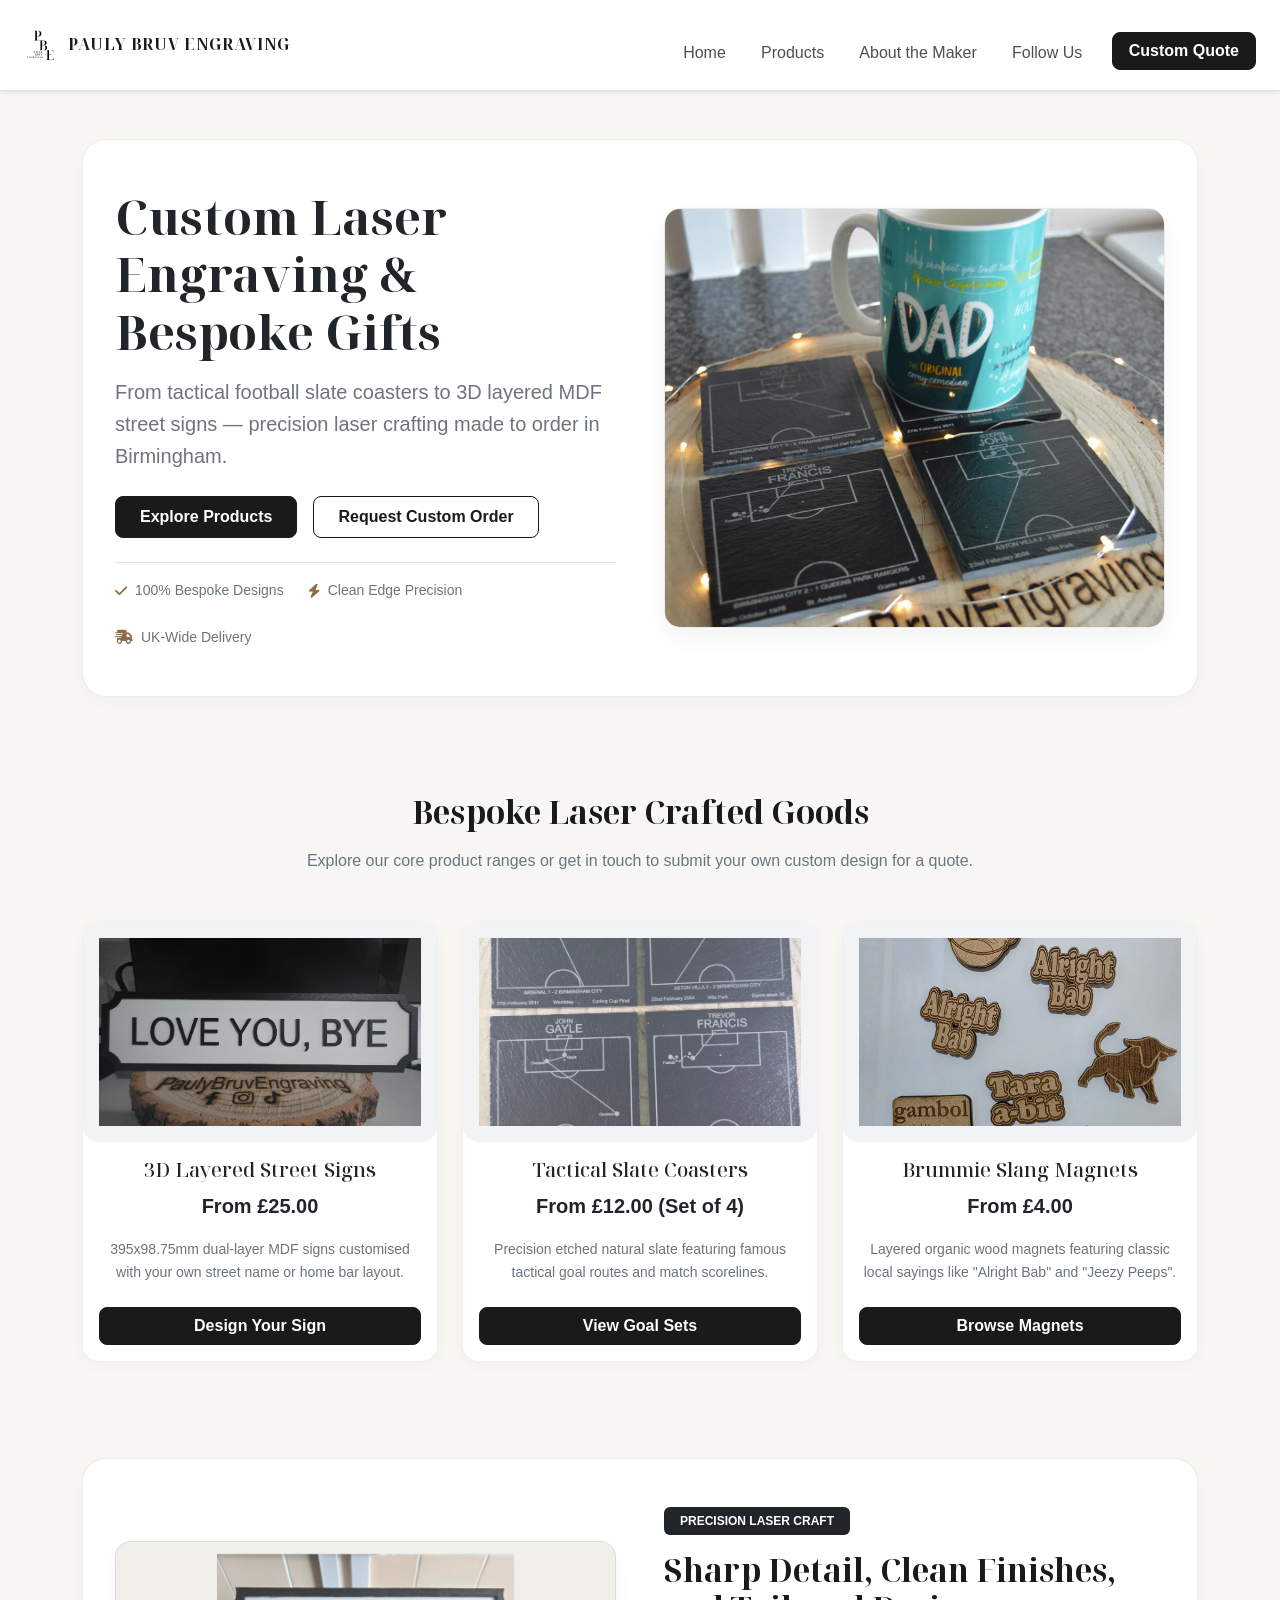
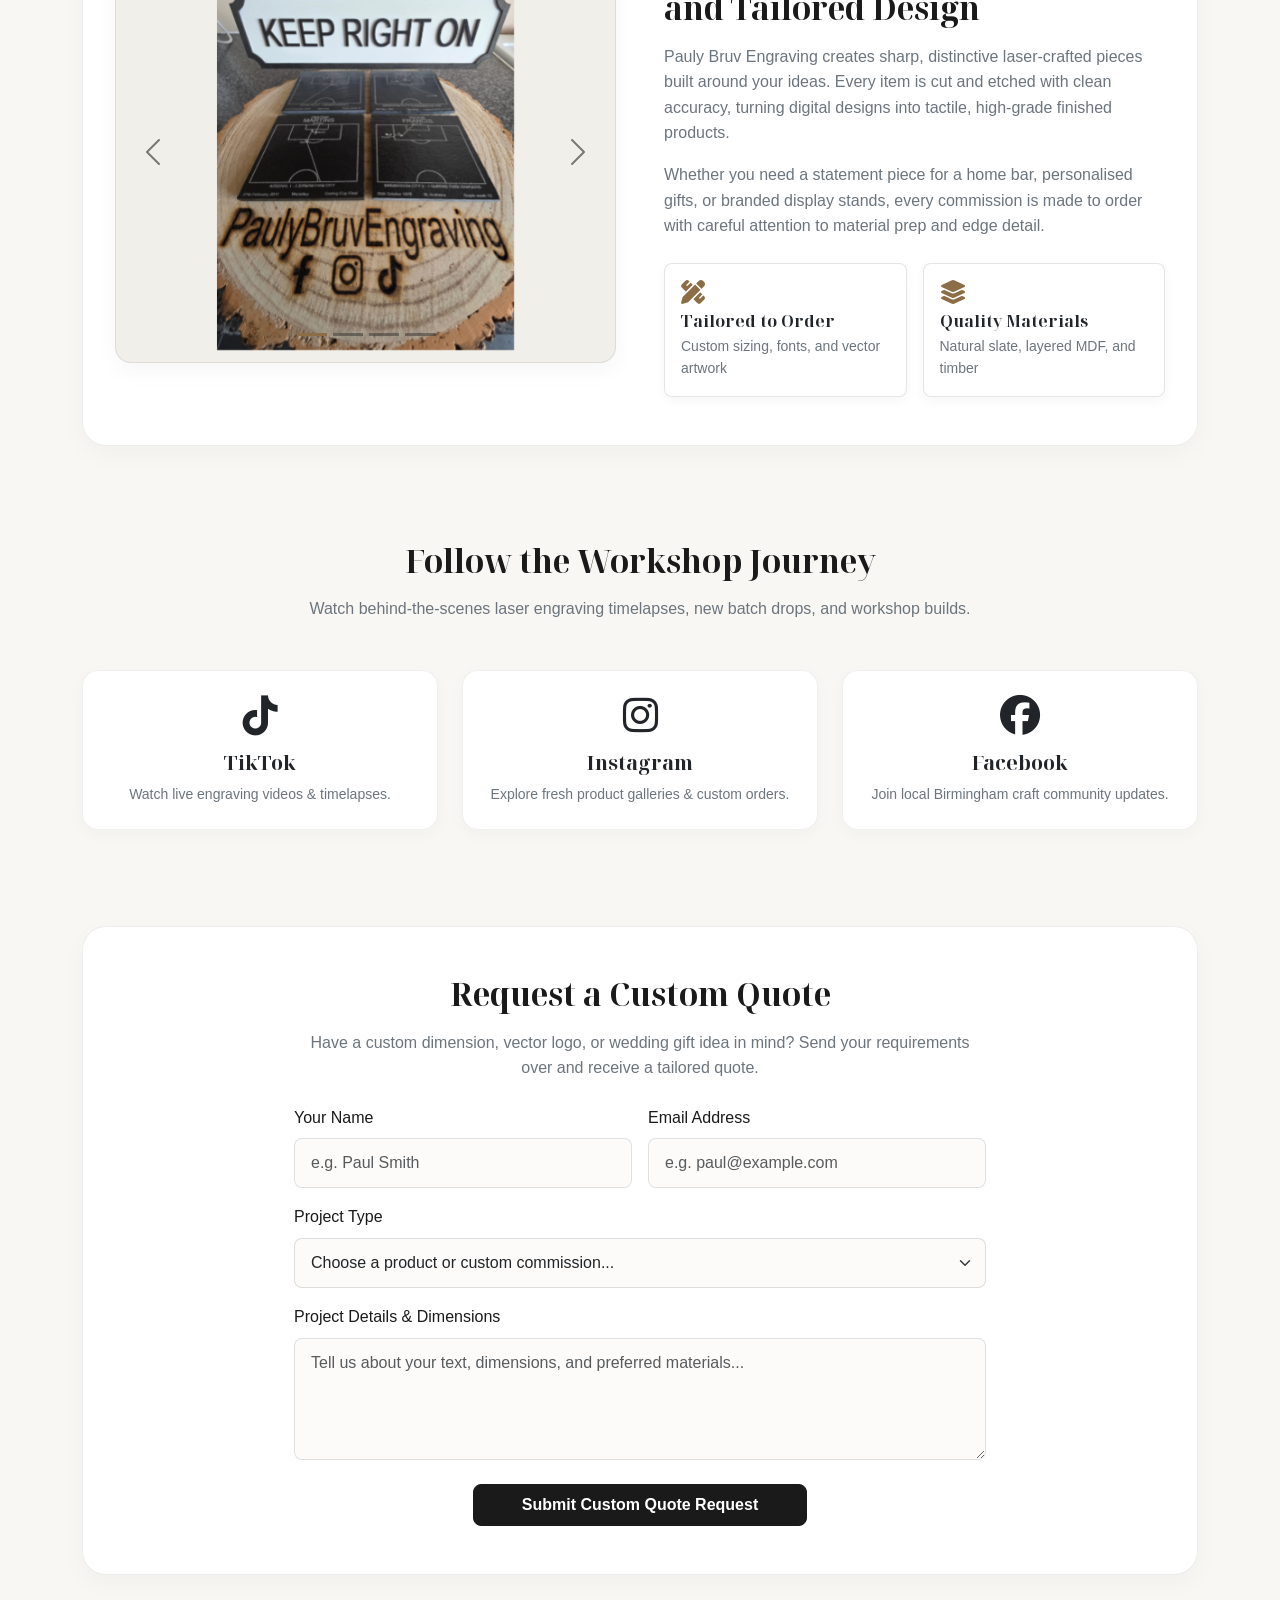
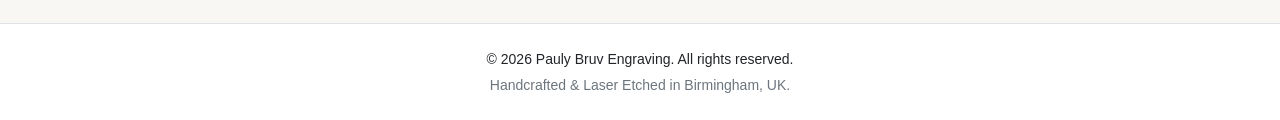
<file: index.html>
<!doctype html>
<html lang="en">
  <head>
    <link rel="icon" type="image/svg+xml" href="assets/images/logo.svg">

    <!-- Essential Character & Viewport Settings -->
    <meta charset="UTF-8">
    <meta name="viewport" content="width=device-width, initial-scale=1.0">

    <!-- Primary SEO Meta Tags -->
    <title>
      Pauly Bruv Engraving | Bespoke Laser Artistry &amp; Custom Gifts
    </title>
    <meta
      name="description"
      content="Custom laser-engraved gifts, tactical slate coasters, 3D layered signs, and point-of-sale displays crafted in Birmingham."
    >
    <meta
      name="keywords"
      content="laser engraving, bespoke gifts, slate coasters, Birmingham craft, custom wood signs, 3D signs"
    >
    <meta name="author" content="Pauly Bruv">

    <!-- Social Share Cards (Open Graph) -->
    <meta property="og:type" content="website">
    <meta property="og:url" content="https://paulybruv.github.io/pauly.bruv/">
    <meta
      property="og:title"
      content="Pauly Bruv Engraving | Bespoke Laser Artistry"
    >
    <meta
      property="og:description"
      content="High-precision laser-etched slate, timber, and custom keepsakes tailored to your vision."
    >
    <meta property="og:image" content="assets/images/hero-banner.webp">

    <!-- Preload Hero LCP Asset -->
    <link
      rel="preload"
      as="image"
      href="assets/images/hero-banner.webp"
      type="image/webp"
      fetchpriority="high"
    >

    <!-- Google Fonts -->
    <link rel="preconnect" href="https://fonts.googleapis.com">
    <link rel="preconnect" href="https://fonts.gstatic.com" crossorigin>
    <link
      href="https://fonts.googleapis.com/css2?family=Noto+Serif+Display:ital,wght@0,100..900;1,100..900&display=swap"
      rel="stylesheet"
    >

    <!-- Bootstrap 5 CSS -->
    <link
      href="https://cdn.jsdelivr.net/npm/bootstrap@5.3.3/dist/css/bootstrap.min.css"
      rel="stylesheet"
    >

    <!-- Font Awesome Icons -->
    <link
      rel="stylesheet"
      href="https://cdnjs.cloudflare.com/ajax/libs/font-awesome/6.5.1/css/all.min.css"
    >

    <!-- Custom CSS -->
    <link rel="stylesheet" href="assets/css/style.css">
  </head>
  <body>
    <!-- Main Sticky Navigation -->
    <header class="sticky-top">
      <nav
        class="navbar navbar-expand-lg border-bottom shadow-sm py-3"
        aria-label="Main Navigation"
      >
        <div class="container-fluid px-4">
          <a class="navbar-brand d-flex align-items-center gap-2" href="#">
            <img
              src="assets/images/logo.svg"
              alt="Pauly Bruv Engraving Logo"
              class="navbar-logo"
              width="36"
              height="36"
            >
            <span class="fw-bold tracking-tight">PAULY BRUV ENGRAVING</span>
          </a>

          <button
            class="navbar-toggler"
            type="button"
            data-bs-toggle="collapse"
            data-bs-target="#workshopNav"
            aria-controls="workshopNav"
            aria-expanded="false"
            aria-label="Toggle navigation"
          >
            <span class="navbar-toggler-icon"></span>
          </button>

          <div class="collapse navbar-collapse" id="workshopNav">
            <ul class="navbar-nav ms-auto gap-2">
              <li class="nav-item">
                <a class="nav-link" href="#">Home</a>
              </li>
              <li class="nav-item">
                <a class="nav-link" href="#products">Products</a>
              </li>
              <li class="nav-item">
                <a class="nav-link" href="#about">About the Maker</a>
              </li>
              <li class="nav-item">
                <a class="nav-link" href="#socials">Follow Us</a>
              </li>
              <li class="nav-item">
                <a class="btn btn-custom px-3 ms-lg-2" href="#contact"
                  >Custom Quote</a
                >
              </li>
            </ul>
          </div>
        </div>
      </nav>
    </header>

    <!-- Main Page Content Wrapper -->
    <main>
      <!-- Hero Section -->
      <section id="hero" class="py-5">
        <div class="container">
          <div class="section-panel">
            <div class="row align-items-center g-4 g-lg-5">
              <div class="col-lg-6 text-center text-lg-start">
                <h1 class="display-5 fw-bold text-dark mb-3">
                  Custom Laser Engraving &amp; Bespoke Gifts
                </h1>
                <p class="lead text-secondary mb-4">
                  From tactical football slate coasters to 3D layered MDF street
                  signs — precision laser crafting made to order in Birmingham.
                </p>

                <div
                  class="d-flex flex-wrap justify-content-center justify-content-lg-start gap-3 mb-4"
                >
                  <a href="#products" class="btn btn-custom px-4 py-2"
                    >Explore Products</a
                  >
                  <a href="#contact" class="btn btn-outline-custom px-4 py-2"
                    >Request Custom Order</a
                  >
                </div>

                <div
                  class="d-flex flex-wrap justify-content-center justify-content-lg-start gap-4 pt-3 border-top text-secondary small"
                >
                  <div class="d-flex align-items-center gap-2">
                    <i class="fa-solid fa-check text-primary-custom"></i>
                    <span>100% Bespoke Designs</span>
                  </div>
                  <div class="d-flex align-items-center gap-2">
                    <i class="fa-solid fa-bolt text-primary-custom"></i>
                    <span>Clean Edge Precision</span>
                  </div>
                  <div class="d-flex align-items-center gap-2">
                    <i class="fa-solid fa-truck-fast text-primary-custom"></i>
                    <span>UK-Wide Delivery</span>
                  </div>
                </div>
              </div>

              <div class="col-lg-6">
                <img
                  src="assets/images/hero-banner.webp"
                  alt="Set of laser-engraved tactical football slate coasters with Dad mug"
                  class="img-fluid rounded-4 shadow-sm card-img-hero w-100"
                  width="600"
                  height="450"
                  fetchpriority="high"
                >
              </div>
            </div>
          </div>
        </div>
      </section>

      <!-- Featured Products Section -->
      <section id="products" class="py-5">
        <div class="container">
          <div class="row justify-content-center text-center mb-5">
            <div class="col-lg-8">
              <h2 class="mb-3">Bespoke Laser Crafted Goods</h2>
              <p class="text-secondary mb-0">
                Explore our core product ranges or get in touch to submit your
                own custom design for a quote.
              </p>
            </div>
          </div>

          <div class="row g-4 justify-content-center">
            <!-- Product 1: 3D Street Signs -->
            <div class="col-12 col-md-6 col-lg-4">
              <article class="card custom-card h-100 bg-white">
                <img
                  src="assets/images/mdf-sign.jpg"
                  loading="lazy"
                  alt="Custom laser cut 3D layered MDF street sign"
                  class="card-img-top p-3 rounded-4 card-img-custom"
                  width="400"
                  height="300"
                >
                <div class="card-body d-flex flex-column text-center">
                  <h3 class="h5">3D Layered Street Signs</h3>
                  <p class="fw-bold text-dark fs-5">From £25.00</p>
                  <p class="text-secondary small mb-4">
                    395x98.75mm dual-layer MDF signs customised with your own
                    street name or home bar layout.
                  </p>
                  <a href="#contact" class="btn btn-custom mt-auto"
                    >Design Your Sign</a
                  >
                </div>
              </article>
            </div>

            <!-- Product 2: Tactical Coasters -->
            <div class="col-12 col-md-6 col-lg-4">
              <article class="card custom-card h-100 bg-white">
                <img
                  src="assets/images/tac-coaster.jpg"
                  loading="lazy"
                  alt="Tactical football match slate coasters set of 4"
                  class="card-img-top p-3 rounded-4 card-img-custom"
                  width="400"
                  height="300"
                >
                <div class="card-body d-flex flex-column text-center">
                  <h3 class="h5">Tactical Slate Coasters</h3>
                  <p class="fw-bold text-dark fs-5">From £12.00 (Set of 4)</p>
                  <p class="text-secondary small mb-4">
                    Precision etched natural slate featuring famous tactical
                    goal routes and match scorelines.
                  </p>
                  <a href="#contact" class="btn btn-custom mt-auto"
                    >View Goal Sets</a
                  >
                </div>
              </article>
            </div>

            <!-- Product 3: Brummie Slang Magnets -->
            <div class="col-12 col-md-6 col-lg-4">
              <article class="card custom-card h-100 bg-white">
                <img
                  src="assets/images/slang-mags.jpg"
                  loading="lazy"
                  alt="Brummie slang laser cut wooden organic fridge magnets"
                  class="card-img-top p-3 rounded-4 card-img-custom"
                  width="400"
                  height="300"
                >
                <div class="card-body d-flex flex-column text-center">
                  <h3 class="h5">Brummie Slang Magnets</h3>
                  <p class="fw-bold text-dark fs-5">From £4.00</p>
                  <p class="text-secondary small mb-4">
                    Layered organic wood magnets featuring classic local sayings
                    like &quot;Alright Bab&quot; and &quot;Jeezy Peeps&quot;.
                  </p>
                  <a href="#contact" class="btn btn-custom mt-auto"
                    >Browse Magnets</a
                  >
                </div>
              </article>
            </div>
          </div>
        </div>
      </section>

      <!-- About the Maker Section -->
      <section id="about" class="py-5">
        <div class="container">
          <div class="section-panel">
            <div class="row align-items-center g-4 g-lg-5">
              <div class="col-lg-6">
                <div
                  id="aboutCarousel"
                  class="carousel slide rounded-4 overflow-hidden"
                  data-bs-ride="carousel"
                >
                  <div class="carousel-indicators">
                    <button
                      type="button"
                      data-bs-target="#aboutCarousel"
                      data-bs-slide-to="0"
                      class="active"
                      aria-current="true"
                      aria-label="Slide 1"
                    ></button>
                    <button
                      type="button"
                      data-bs-target="#aboutCarousel"
                      data-bs-slide-to="1"
                      aria-label="Slide 2"
                    ></button>
                    <button
                      type="button"
                      data-bs-target="#aboutCarousel"
                      data-bs-slide-to="2"
                      aria-label="Slide 3"
                    ></button>
                    <button
                      type="button"
                      data-bs-target="#aboutCarousel"
                      data-bs-slide-to="3"
                      aria-label="Slide 4"
                    ></button>
                  </div>

                  <div class="carousel-inner">
                    <div class="carousel-item active" data-bs-interval="4000">
                      <img
                        src="assets/images/man-cave.jpg"
                        loading="lazy"
                        class="d-block w-100 carousel-custom-img"
                        alt="Custom laser-engraved wooden sign displayed in a bar setting"
                        width="600"
                        height="400"
                      >
                    </div>
                    <div class="carousel-item" data-bs-interval="4000">
                      <img
                        src="assets/images/council-wax-stand.jpg"
                        loading="lazy"
                        class="d-block w-100 carousel-custom-img"
                        alt="Bespoke laser-cut Council Wax point of sale display stand"
                        width="600"
                        height="400"
                      >
                    </div>
                    <div class="carousel-item" data-bs-interval="4000">
                      <img
                        src="assets/images/goblin-stand.jpg"
                        loading="lazy"
                        class="d-block w-100 carousel-custom-img"
                        alt="Custom laser-crafted Goblin brand merchandise display"
                        width="600"
                        height="400"
                      >
                    </div>
                    <div class="carousel-item" data-bs-interval="4000">
                      <img
                        src="assets/images/veon-stand-set.png"
                        loading="lazy"
                        class="d-block w-100 carousel-custom-img"
                        alt="Precision laser-cut Veon product display set"
                        width="600"
                        height="400"
                      >
                    </div>
                  </div>

                  <button
                    class="carousel-control-prev"
                    type="button"
                    data-bs-target="#aboutCarousel"
                    data-bs-slide="prev"
                    aria-label="Previous Slide"
                  >
                    <span
                      class="carousel-control-prev-icon"
                      aria-hidden="true"
                    ></span>
                  </button>
                  <button
                    class="carousel-control-next"
                    type="button"
                    data-bs-target="#aboutCarousel"
                    data-bs-slide="next"
                    aria-label="Next Slide"
                  >
                    <span
                      class="carousel-control-next-icon"
                      aria-hidden="true"
                    ></span>
                  </button>
                </div>
              </div>

              <div class="col-lg-6">
                <span class="badge bg-dark text-uppercase px-3 py-2 mb-3"
                  >Precision Laser Craft</span
                >
                <h2 class="mb-3">
                  Sharp Detail, Clean Finishes, and Tailored Design
                </h2>
                <p class="text-secondary">
                  Pauly Bruv Engraving creates sharp, distinctive laser-crafted
                  pieces built around your ideas. Every item is cut and etched
                  with clean accuracy, turning digital designs into tactile,
                  high-grade finished products.
                </p>
                <p class="text-secondary mb-4">
                  Whether you need a statement piece for a home bar,
                  personalised gifts, or branded display stands, every
                  commission is made to order with careful attention to material
                  prep and edge detail.
                </p>
                <div class="row g-3 text-dark">
                  <div class="col-6">
                    <div class="p-3 bg-white rounded-3 border">
                      <i
                        class="fa-solid fa-pen-ruler text-primary-custom fs-4 mb-2"
                      ></i>
                      <h3 class="h6 fw-bold mb-1">Tailored to Order</h3>
                      <p class="small text-secondary mb-0">
                        Custom sizing, fonts, and vector artwork
                      </p>
                    </div>
                  </div>
                  <div class="col-6">
                    <div class="p-3 bg-white rounded-3 border">
                      <i
                        class="fa-solid fa-layer-group text-primary-custom fs-4 mb-2"
                      ></i>
                      <h3 class="h6 fw-bold mb-1">Quality Materials</h3>
                      <p class="small text-secondary mb-0">
                        Natural slate, layered MDF, and timber
                      </p>
                    </div>
                  </div>
                </div>
              </div>
            </div>
          </div>
        </div>
      </section>

      <!-- Social Community Hub Section -->
      <section id="socials" class="py-5">
        <div class="container">
          <div class="row justify-content-center text-center mb-5">
            <div class="col-lg-8">
              <h2 class="mb-3">Follow the Workshop Journey</h2>
              <p class="text-secondary mb-0">
                Watch behind-the-scenes laser engraving timelapses, new batch
                drops, and workshop builds.
              </p>
            </div>
          </div>

          <div class="row g-4 justify-content-center">
            <div class="col-12 col-md-4">
              <a
                href="https://www.tiktok.com/@paulybruvengraving"
                target="_blank"
                rel="noopener noreferrer"
                class="text-decoration-none"
              >
                <div
                  class="card social-card h-100 p-4 border rounded-4 text-center"
                >
                  <i class="fa-brands fa-tiktok fs-1 text-dark mb-3"></i>
                  <h3 class="h5 fw-bold text-dark mb-2">TikTok</h3>
                  <p class="text-secondary small mb-0">
                    Watch live engraving videos &amp; timelapses.
                  </p>
                </div>
              </a>
            </div>

            <div class="col-12 col-md-4">
              <a
                href="https://www.instagram.com/paulybruvengraving/?hl=en"
                target="_blank"
                rel="noopener noreferrer"
                class="text-decoration-none"
              >
                <div
                  class="card social-card h-100 p-4 border rounded-4 text-center"
                >
                  <i class="fa-brands fa-instagram fs-1 text-dark mb-3"></i>
                  <h3 class="h5 fw-bold text-dark mb-2">Instagram</h3>
                  <p class="text-secondary small mb-0">
                    Explore fresh product galleries &amp; custom orders.
                  </p>
                </div>
              </a>
            </div>

            <div class="col-12 col-md-4">
              <a
                href="https://www.facebook.com/paulybruvengraving"
                target="_blank"
                rel="noopener noreferrer"
                class="text-decoration-none"
              >
                <div
                  class="card social-card h-100 p-4 border rounded-4 text-center"
                >
                  <i class="fa-brands fa-facebook fs-1 text-dark mb-3"></i>
                  <h3 class="h5 fw-bold text-dark mb-2">Facebook</h3>
                  <p class="text-secondary small mb-0">
                    Join local Birmingham craft community updates.
                  </p>
                </div>
              </a>
            </div>
          </div>
        </div>
      </section>

      <!-- Custom Quote & Contact Section -->
      <section id="contact" class="py-5">
        <div class="container">
          <div class="section-panel">
            <div class="row justify-content-center">
              <div class="col-lg-8 text-center mb-4">
                <h2 class="mb-3">Request a Custom Quote</h2>
                <p class="text-secondary mb-0">
                  Have a custom dimension, vector logo, or wedding gift idea in
                  mind? Send your requirements over and receive a tailored
                  quote.
                </p>
              </div>
            </div>
            <div class="row justify-content-center">
              <div class="col-lg-8">
                <form action="thank-you.html" method="GET">
                  <div class="row g-3">
                    <div class="col-md-6">
                      <label for="name" class="form-label fw-medium"
                        >Your Name</label
                      >
                      <input
                        type="text"
                        class="form-control"
                        id="name"
                        placeholder="e.g. Paul Smith"
                        required
                      >
                    </div>
                    <div class="col-md-6">
                      <label for="email" class="form-label fw-medium"
                        >Email Address</label
                      >
                      <input
                        type="email"
                        class="form-control"
                        id="email"
                        placeholder="e.g. paul@example.com"
                        required
                      >
                    </div>
                    <div class="col-12">
                      <label for="projectType" class="form-label fw-medium"
                        >Project Type</label
                      >
                      <select class="form-select" id="projectType" required>
                        <option selected disabled value="">
                          Choose a product or custom commission...
                        </option>
                        <option value="slate">Tactical Slate Coasters</option>
                        <option value="mdf">3D Layered MDF Street Sign</option>
                        <option value="magnets">
                          Brummie Slang Wooden Magnets
                        </option>
                        <option value="pos">
                          Point of Sale Merchandise Stand
                        </option>
                        <option value="bespoke">
                          Other Bespoke Laser Commission
                        </option>
                      </select>
                    </div>
                    <div class="col-12">
                      <label for="message" class="form-label fw-medium"
                        >Project Details &amp; Dimensions</label
                      >
                      <textarea
                        class="form-control"
                        id="message"
                        rows="4"
                        placeholder="Tell us about your text, dimensions, and preferred materials..."
                        required
                      ></textarea>
                    </div>
                    <div class="col-12 text-center mt-4">
                      <button type="submit" class="btn btn-custom px-5 py-2">
                        Submit Custom Quote Request
                      </button>
                    </div>
                  </div>
                </form>
              </div>
            </div>
          </div>
        </div>
      </section>
    </main>

    <!-- Footer -->
    <footer class="py-4 bg-white border-top text-center text-secondary small">
      <div class="container">
        <p class="mb-1 fw-medium text-dark">
          &copy; 2026 Pauly Bruv Engraving. All rights reserved.
        </p>
        <p class="mb-0">Handcrafted &amp; Laser Etched in Birmingham, UK.</p>
      </div>
    </footer>

    <!-- Bootstrap Bundle JS -->
    <script src="https://cdn.jsdelivr.net/npm/bootstrap@5.3.3/dist/js/bootstrap.bundle.min.js"></script>
  </body>
</html>
</file>
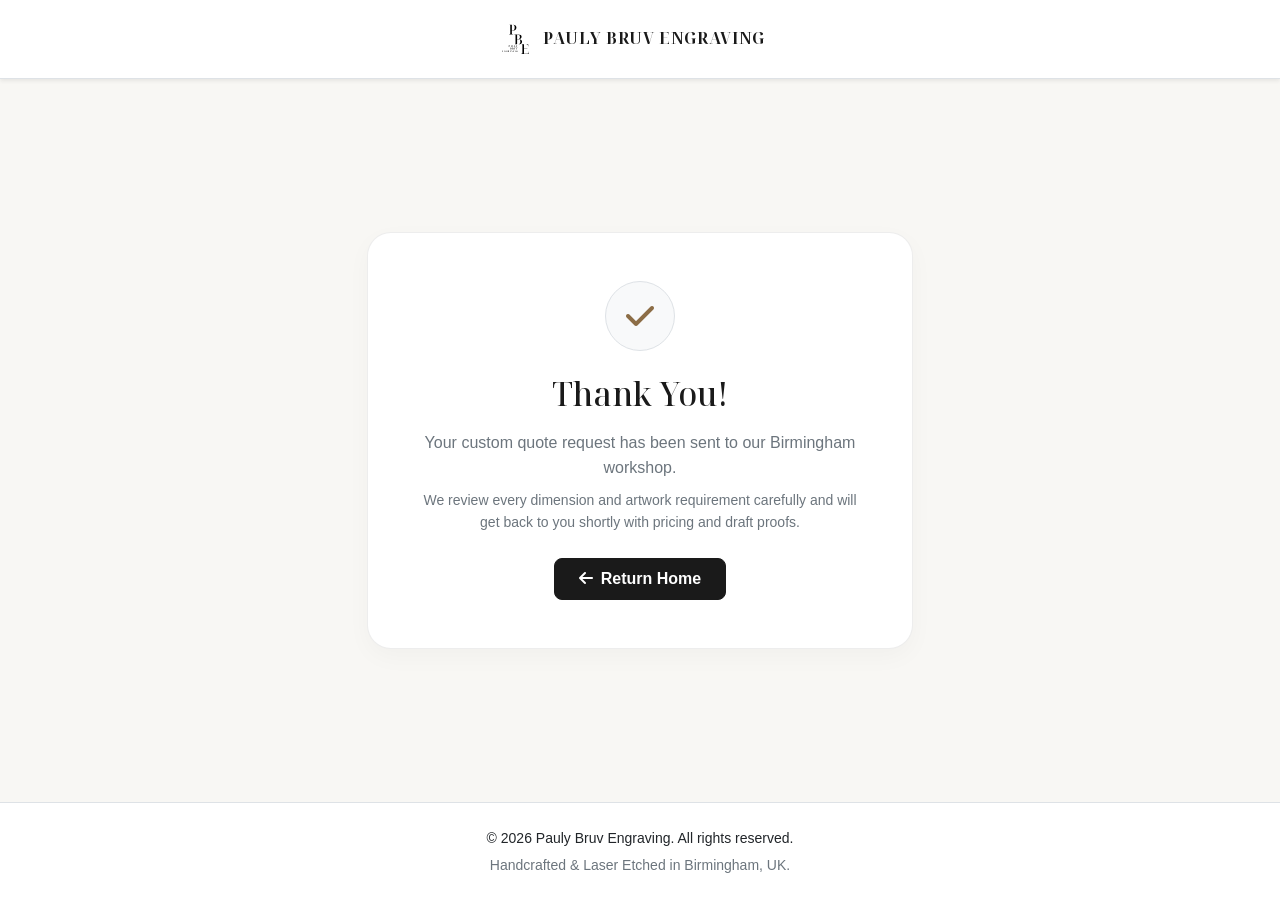
<file: thank-you.html>
<!doctype html>
<html lang="en">
  <head>
    <link rel="icon" type="image/svg+xml" href="assets/images/logo.svg" />

    <meta charset="UTF-8" />
    <meta name="viewport" content="width=device-width, initial-scale=1.0" />
    <title>Quote Request Received | Pauly Bruv Engraving</title>

    <!-- Google Fonts -->
    <link rel="preconnect" href="https://fonts.googleapis.com" />
    <link rel="preconnect" href="https://fonts.gstatic.com" crossorigin />
    <link
      href="https://fonts.googleapis.com/css2?family=Noto+Serif+Display:ital,wght@0,100..900;1,100..900&display=swap"
      rel="stylesheet"
    />

    <!-- Bootstrap 5 CSS -->
    <link
      href="https://cdn.jsdelivr.net/npm/bootstrap@5.3.3/dist/css/bootstrap.min.css"
      rel="stylesheet"
    />

    <!-- Font Awesome Icons -->
    <link
      rel="stylesheet"
      href="https://cdnjs.cloudflare.com/ajax/libs/font-awesome/6.5.1/css/all.min.css"
    />

    <!-- Custom CSS -->
    <link rel="stylesheet" href="assets/css/style.css" />
  </head>

  <body class="d-flex flex-column min-vh-100 justify-content-between">
    <!-- Simple Header -->
    <header>
      <nav
        class="navbar border-bottom shadow-sm py-3"
        aria-label="Confirmation Navigation"
      >
        <div class="container-fluid px-4 justify-content-center">
          <a
            class="navbar-brand d-flex align-items-center gap-2"
            href="index.html"
          >
            <img
              src="assets/images/logo.svg"
              alt="Pauly Bruv Engraving Logo"
              class="navbar-logo"
            />
            <span class="fw-bold tracking-tight">PAULY BRUV ENGRAVING</span>
          </a>
        </div>
      </nav>
    </header>

    <!-- Main Confirmation Island -->
    <main class="container my-auto py-5">
      <div class="row justify-content-center">
        <div class="col-12 col-md-8 col-lg-6">
          <div class="section-panel text-center p-4 p-md-5">
            <div
              class="d-inline-flex align-items-center justify-content-center bg-light border rounded-circle mb-4"
              style="width: 70px; height: 70px"
            >
              <i class="fa-solid fa-check text-primary-custom fs-2"></i>
            </div>

            <h1 class="h2 mb-3">Thank You!</h1>
            <p class="text-secondary mb-2">
              Your custom quote request has been sent to our Birmingham
              workshop.
            </p>
            <p class="text-secondary small mb-4">
              We review every dimension and artwork requirement carefully and
              will get back to you shortly with pricing and draft proofs.
            </p>

            <a href="index.html" class="btn btn-custom px-4 py-2">
              <i class="fa-solid fa-arrow-left me-2"></i>Return Home
            </a>
          </div>
        </div>
      </div>
    </main>

    <!-- Footer -->
    <footer class="py-4 bg-white border-top text-center text-secondary small">
      <div class="container">
        <p class="mb-1 fw-medium text-dark">
          &copy; 2026 Pauly Bruv Engraving. All rights reserved.
        </p>
        <p class="mb-0">Handcrafted &amp; Laser Etched in Birmingham, UK.</p>
      </div>
    </footer>

    <!-- Bootstrap Bundle JS -->
    <script src="https://cdn.jsdelivr.net/npm/bootstrap@5.3.3/dist/js/bootstrap.bundle.min.js"></script>
  </body>
</html>
</file>
<file: assets/css/style.css>
/* ==========================================================================
   1. CSS Custom Properties & Core Variables
   ========================================================================== */
:root {
  --primary-color: #1a1a1a; /* Deep Slate / Charcoal */
  --accent-color: #8c6d46; /* Laser Timber / Warm Bronze */
  --accent-hover: #735735; /* Darker Bronze */
  --bg-canvas: #f8f7f4; /* Soft Linen / Alabaster Base */
  --card-bg: #ffffff; /* Crisp White Surface */
  --font-heading: "Noto Serif Display", Georgia, serif;
  --font-body:
    -apple-system, BlinkMacSystemFont, "Segoe UI", Roboto, "Helvetica Neue",
    Arial, sans-serif;
}

/* ==========================================================================
   2. Global Typography, Smooth Scroll & Canvas Base
   ========================================================================== */
html {
  scroll-behavior: smooth;
  scroll-padding-top: 85px; /* Offset for the sticky navigation bar */
}

body {
  background-color: var(--bg-canvas);
  color: var(--primary-color);
  font-family: var(--font-body);
  line-height: 1.6;
}

h1,
h2,
h3,
h4,
h5,
h6,
.navbar-brand {
  font-family: var(--font-heading);
  color: var(--primary-color);
  font-weight: 700;
}

.tracking-tight {
  letter-spacing: 0.04em;
}

.text-primary-custom {
  color: var(--accent-color);
}

/* ==========================================================================
   3. Main Sticky Navigation
   ========================================================================== */
.navbar {
  background-color: rgba(255, 255, 255, 0.94) !important;
  backdrop-filter: blur(10px);
  transition: background-color 0.3s ease;
}

.navbar-logo {
  height: 36px;
  width: auto;
  object-fit: contain;
  transition: transform 0.2s ease;
}

.navbar-brand:hover .navbar-logo {
  transform: scale(1.05);
}

.navbar-nav .nav-link {
  color: #495057;
  font-weight: 500;
  padding: 0.5rem 0.85rem !important;
  transition: color 0.2s ease;
}

.navbar-nav .nav-link:hover,
.navbar-nav .nav-link.active {
  color: var(--accent-color) !important;
}

/* ==========================================================================
   4. Custom Buttons
   ========================================================================== */
.btn-custom {
  background-color: var(--primary-color);
  color: #ffffff;
  border: 1px solid var(--primary-color);
  border-radius: 0.5rem;
  font-weight: 600;
  transition: all 0.25s ease;
}

.btn-custom:hover {
  background-color: var(--accent-color);
  border-color: var(--accent-color);
  color: #ffffff;
  transform: translateY(-2px);
  box-shadow: 0 4px 12px rgba(140, 109, 70, 0.25);
}

.btn-outline-custom {
  background-color: transparent;
  color: var(--primary-color);
  border: 1px solid var(--primary-color);
  border-radius: 0.5rem;
  font-weight: 600;
  transition: all 0.25s ease;
}

.btn-outline-custom:hover {
  background-color: var(--primary-color);
  color: #ffffff;
  transform: translateY(-2px);
}

/* ==========================================================================
   Hero Section Enhancements
   ========================================================================== */
.hero-media-wrapper {
  position: relative;
  padding: 8px;
}

.card-img-hero {
  height: 420px;
  object-fit: cover;
  border: 1px solid rgba(0, 0, 0, 0.08);
  box-shadow: 0 10px 25px rgba(0, 0, 0, 0.05) !important;
}

/* ==========================================================================
   6. Featured Products Showcase Cards
   ========================================================================== */
.custom-card {
  background-color: var(--card-bg) !important;
  border: 1px solid rgba(0, 0, 0, 0.06) !important;
  border-radius: 1rem;
  box-shadow: 0 4px 16px rgba(0, 0, 0, 0.03);
  transition:
    transform 0.25s ease,
    box-shadow 0.25s ease,
    border-color 0.25s ease;
}

.custom-card:hover {
  transform: translateY(-6px);
  box-shadow: 0 12px 24px rgba(0, 0, 0, 0.08);
  border-color: rgba(140, 109, 70, 0.3) !important;
}

.card-img-custom {
  height: 220px;
  object-fit: cover;
  background-color: #f1f3f5;
}

/* ==========================================================================
   7. About the Maker Section & Carousel Frame
   ========================================================================== */
#aboutCarousel {
  background-color: #f1efe9; /* Dark presentation matte behind laser photos */
  border: 1px solid rgba(0, 0, 0, 0.08);
  box-shadow: 0 8px 24px rgba(0, 0, 0, 0.04);
}

.carousel-custom-img {
  height: 420px !important;
  width: 100%;
  object-fit: contain !important; /* Shows full photo without cropping */
  padding: 12px;
}

/* Indicators styled clearly against the container */
.carousel-indicators [data-bs-target] {
  background-color: var(--primary-color);
  opacity: 0.4;
}

.carousel-indicators .active {
  opacity: 1;
  background-color: var(--accent-color);
}

/* Ensure the arrows stay dark and visible */
.carousel-control-prev-icon,
.carousel-control-next-icon {
  filter: invert(1) grayscale(100);
}

/* Specification feature boxes */
#about .border {
  background-color: var(--card-bg) !important;
  border-color: rgba(0, 0, 0, 0.1) !important;
  box-shadow: 0 4px 12px rgba(0, 0, 0, 0.04);
}

/* ==========================================================================
   8. Section Panels (Distinct Visual Definition)
   ========================================================================== */
/* Wraps the about section inside an elevated panel */
.section-panel {
  background-color: #ffffff;
  border: 1px solid rgba(0, 0, 0, 0.07);
  border-radius: 1.5rem;
  padding: 3rem 2rem;
  box-shadow: 0 8px 24px rgba(0, 0, 0, 0.03);
}

/* ==========================================================================
   9. Social Community Hub
   ========================================================================== */
.social-card {
  background-color: var(--card-bg) !important;
  border: 1px solid rgba(0, 0, 0, 0.06) !important;
  box-shadow: 0 4px 16px rgba(0, 0, 0, 0.03);
  transition:
    transform 0.25s ease,
    box-shadow 0.25s ease,
    border-color 0.25s ease;
}

.social-card:hover {
  transform: translateY(-6px);
  box-shadow: 0 12px 24px rgba(0, 0, 0, 0.08);
  border-color: var(--accent-color) !important;
}

.social-card:hover i {
  color: var(--accent-color) !important;
  transition: color 0.2s ease;
}

/* ==========================================================================
   10. Form Controls & Inputs
   ========================================================================== */
.form-control,
.form-select {
  padding: 0.75rem 1rem;
  border-radius: 0.5rem;
  border: 1px solid rgba(0, 0, 0, 0.12);
  background-color: #fcfbf9;
  transition:
    border-color 0.2s ease,
    box-shadow 0.2s ease;
}

.form-control:focus,
.form-select:focus {
  background-color: #ffffff;
  border-color: var(--accent-color);
  box-shadow: 0 0 0 0.25rem rgba(140, 109, 70, 0.15);
}
/* ==========================================================================
   Mobile Navigation & Spacing Polish
   ========================================================================== */

/* Keep Logo/Brand on the left and Hamburger on the right */
.navbar-brand {
  font-size: 1rem;
  max-width: 75%;
  white-space: nowrap;
  overflow: hidden;
  text-overflow: ellipsis;
}

/* Allow the dropdown menu to break onto its own full row */
.navbar .container-fluid {
  display: flex;
  flex-wrap: wrap;
  align-items: center;
  justify-content: space-between;
}

/* Center menu links and give them breathing room when expanded */
.navbar-collapse {
  flex-basis: 100%;
  text-align: center;
  padding-top: 1rem;
}

.navbar-nav .nav-link {
  padding: 0.5rem 0;
}

/* Extra small mobile adjustments */
@media (max-width: 400px) {
  .navbar-brand span {
    font-size: 0.85rem;
  }
}

/* Tighten vertical spacing on small screens */
@media (max-width: 767.98px) {
  section.py-5 {
    padding-top: 2rem !important;
    padding-bottom: 2rem !important;
  }

  .section-panel {
    padding: 1.5rem !important;
  }
}
</file>
